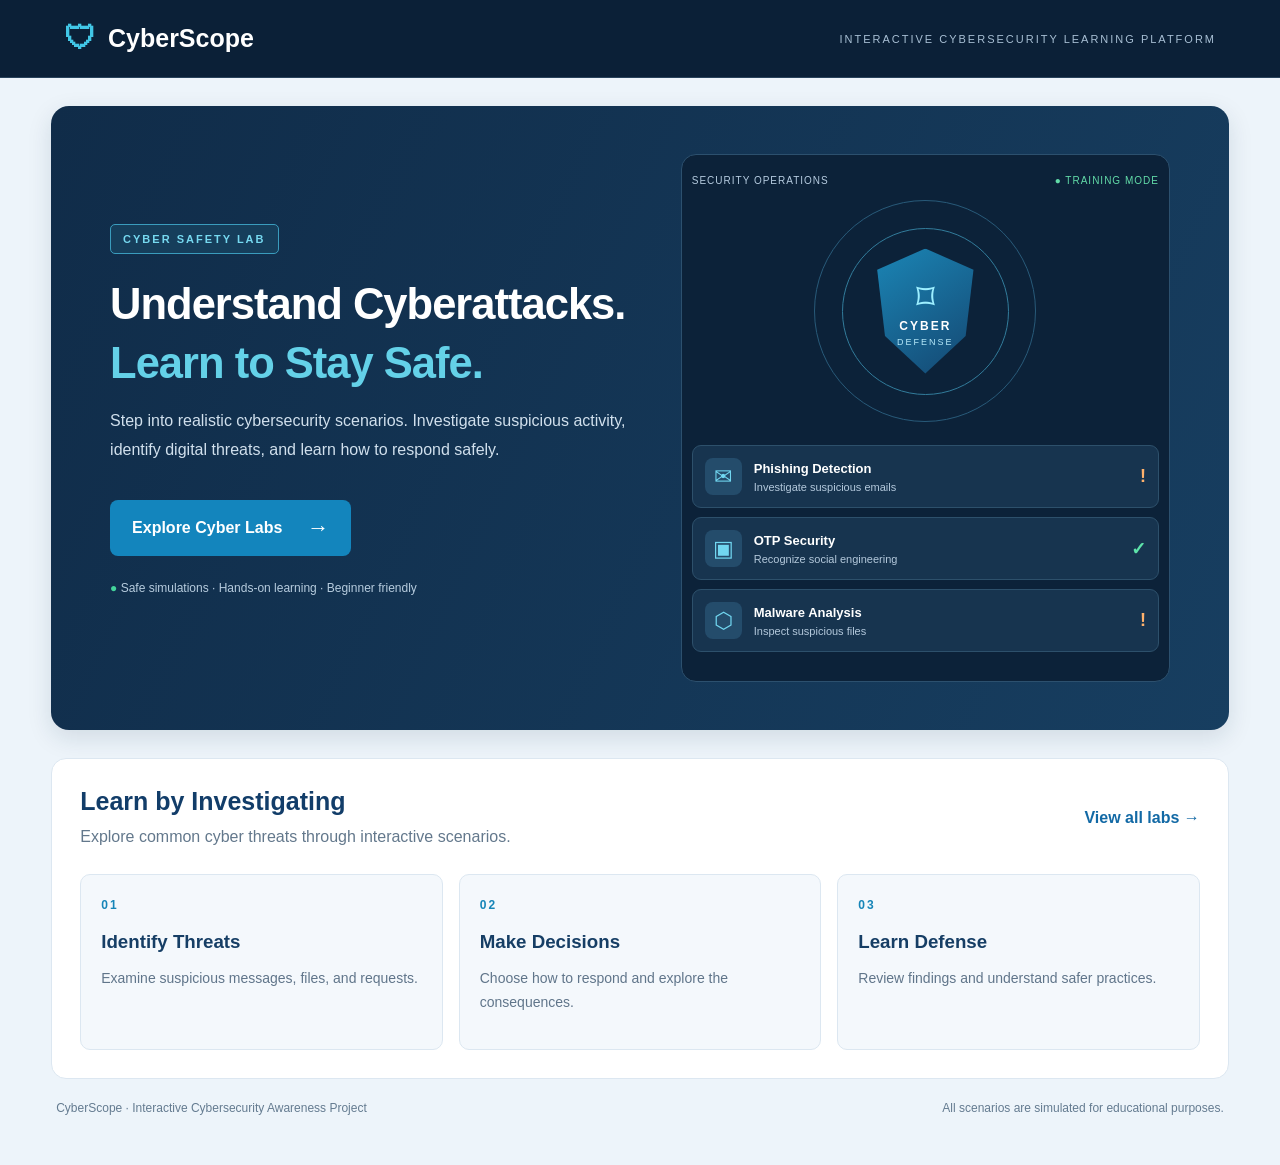
<file: index.html>
<!DOCTYPE html>
<html lang="en">
<head>
    <meta charset="UTF-8">
    <meta name="viewport" content="width=device-width, initial-scale=1.0">
    <title>CyberScope | Cyber Safety Lab</title>
    <link rel="stylesheet" href="style.css">
</head>
<body class="home-page">

    <header class="home-header">
        <div class="home-logo">
            <span class="home-shield">🛡</span>
            <span>CyberScope</span>
        </div>

        <p>INTERACTIVE CYBERSECURITY LEARNING PLATFORM</p>
    </header>

    <main class="home-main">

        <section class="home-hero">
            <div class="home-content">

                <span class="home-tag">CYBER SAFETY LAB</span>

                <h1>
                    Understand Cyberattacks.
                    <span>Learn to Stay Safe.</span>
                </h1>

                <p class="home-description">
                    Step into realistic cybersecurity scenarios.
                    Investigate suspicious activity, identify digital
                    threats, and learn how to respond safely.
                </p>

                <a href="labs.html" class="home-start-btn">
                    Explore Cyber Labs <span>→</span>
                </a>

                <p class="home-note">
                    <span>●</span> Safe simulations · Hands-on learning · Beginner friendly
                </p>

            </div>

            <div class="home-visual">

                <div class="home-visual-top">
                    <span>SECURITY OPERATIONS</span>
                    <span class="home-status">● TRAINING MODE</span>
                </div>

                <div class="home-shield-art">
                    <div class="home-orbit orbit-one"></div>
                    <div class="home-orbit orbit-two"></div>

                    <div class="home-shield-core">
                        <span>⌑</span>
                        <strong>CYBER</strong>
                        <small>DEFENSE</small>
                    </div>
                </div>

                <div class="home-threat-card threat-one">
                    <span class="home-threat-icon">✉</span>
                    <div>
                        <strong>Phishing Detection</strong>
                        <small>Investigate suspicious emails</small>
                    </div>
                    <span class="home-indicator">!</span>
                </div>

                <div class="home-threat-card threat-two">
                    <span class="home-threat-icon">▣</span>
                    <div>
                        <strong>OTP Security</strong>
                        <small>Recognize social engineering</small>
                    </div>
                    <span class="home-check">✓</span>
                </div>

                <div class="home-threat-card threat-three">
                    <span class="home-threat-icon">⬡</span>
                    <div>
                        <strong>Malware Analysis</strong>
                        <small>Inspect suspicious files</small>
                    </div>
                    <span class="home-indicator">!</span>
                </div>

            </div>
        </section>

        <section class="home-bottom">

            <div class="home-bottom-heading">
                <div>
                    <h2>Learn by Investigating</h2>
                    <p>Explore common cyber threats through interactive scenarios.</p>
                </div>
                <a href="labs.html">View all labs →</a>
            </div>

            <div class="home-feature-grid">

                <div class="home-feature">
                    <span class="feature-number">01</span>
                    <h3>Identify Threats</h3>
                    <p>Examine suspicious messages, files, and requests.</p>
                </div>

                <div class="home-feature">
                    <span class="feature-number">02</span>
                    <h3>Make Decisions</h3>
                    <p>Choose how to respond and explore the consequences.</p>
                </div>

                <div class="home-feature">
                    <span class="feature-number">03</span>
                    <h3>Learn Defense</h3>
                    <p>Review findings and understand safer practices.</p>
                </div>

            </div>

        </section>

        <footer class="home-footer">
            CyberScope · Interactive Cybersecurity Awareness Project
            <span>All scenarios are simulated for educational purposes.</span>
        </footer>

    </main>

</body>
</html>
</file>
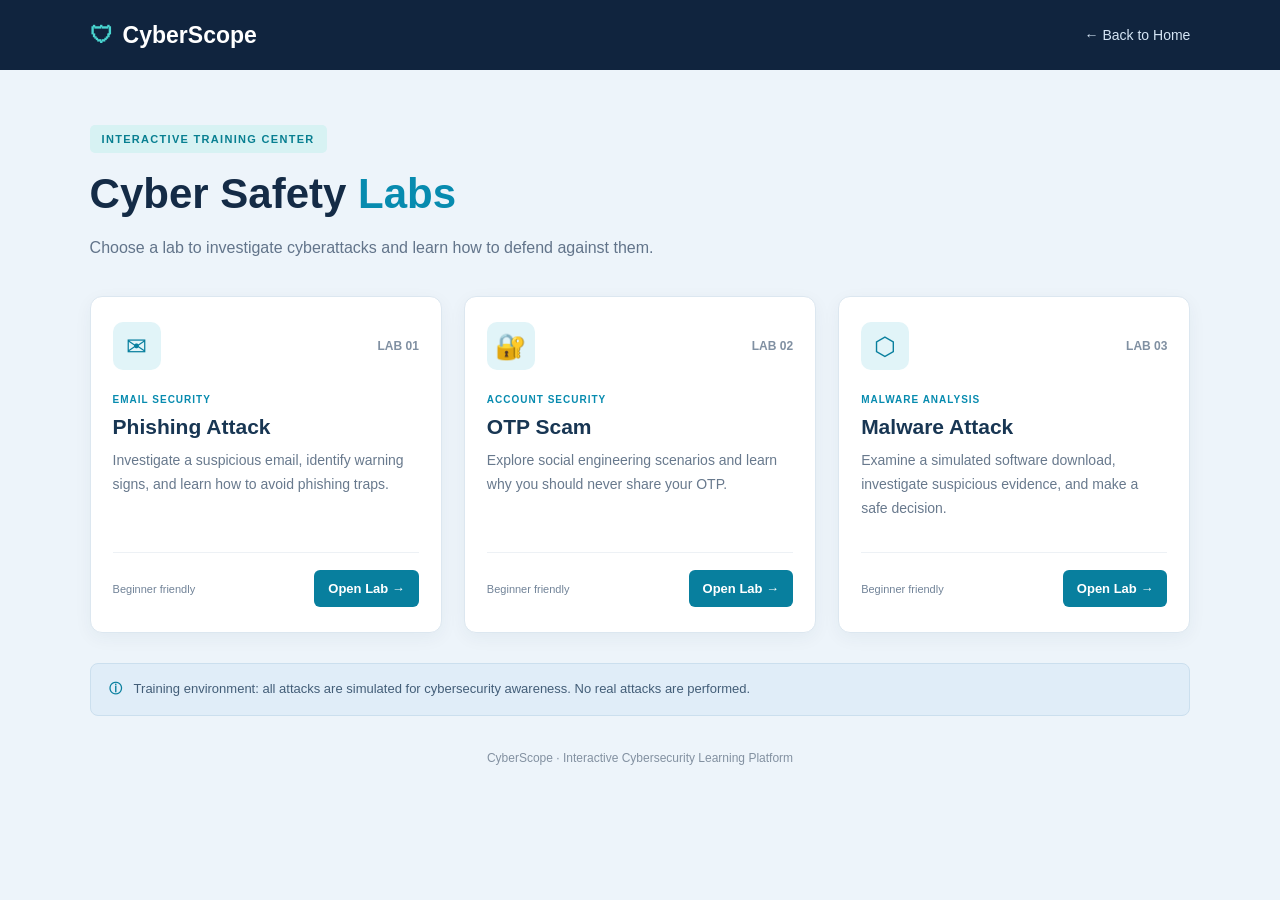
<file: labs.html>
<!DOCTYPE html>
<html lang="en">
<head>
    <meta charset="UTF-8">
    <meta name="viewport" content="width=device-width, initial-scale=1.0">
    <title>CyberScope | Cyber Labs</title>
    <link rel="stylesheet" href="style.css">
</head>
<body class="labs-page">

    <header class="labs-header">
        <a href="index.html" class="labs-logo">
            <span>🛡</span> CyberScope
        </a>
        <a href="index.html" class="labs-home-link">← Back to Home</a>
    </header>

    <main class="labs-main">
        <div class="labs-intro">
            <span class="labs-tag">INTERACTIVE TRAINING CENTER</span>
            <h1>Cyber Safety <span>Labs</span></h1>
            <p>Choose a lab to investigate cyberattacks and learn how to defend against them.</p>
        </div>

        <section class="labs-grid">

            <article class="lab-card">
                <div class="lab-card-top">
                    <span class="lab-icon">✉</span>
                    <span class="lab-number">LAB 01</span>
                </div>
                <span class="lab-category">EMAIL SECURITY</span>
                <h2>Phishing Attack</h2>
                <p>Investigate a suspicious email, identify warning signs, and learn how to avoid phishing traps.</p>
                <div class="lab-card-footer">
                    <span>Beginner friendly</span>
                    <a href="phishing.html" class="lab-open-btn">Open Lab →</a>
                </div>
            </article>

            <article class="lab-card">
                <div class="lab-card-top">
                    <span class="lab-icon">🔐</span>
                    <span class="lab-number">LAB 02</span>
                </div>
                <span class="lab-category">ACCOUNT SECURITY</span>
                <h2>OTP Scam</h2>
                <p>Explore social engineering scenarios and learn why you should never share your OTP.</p>
                <div class="lab-card-footer">
                    <span>Beginner friendly</span>
                    <a href="otp.html" class="lab-open-btn">Open Lab →</a>
                </div>
            </article>

            <article class="lab-card">
                <div class="lab-card-top">
                    <span class="lab-icon">⬡</span>
                    <span class="lab-number">LAB 03</span>
                </div>
                <span class="lab-category">MALWARE ANALYSIS</span>
                <h2>Malware Attack</h2>
                <p>Examine a simulated software download, investigate suspicious evidence, and make a safe decision.</p>
                <div class="lab-card-footer">
                    <span>Beginner friendly</span>
                    <a href="malware.html" class="lab-open-btn">Open Lab →</a>
                </div>
            </article>

        </section>

        <div class="labs-notice">
            <span>ⓘ</span>
            <p>Training environment: all attacks are simulated for cybersecurity awareness. No real attacks are performed.</p>
        </div>

        <footer class="labs-footer">
            CyberScope · Interactive Cybersecurity Learning Platform
        </footer>
    </main>

</body>
</html>
</file>
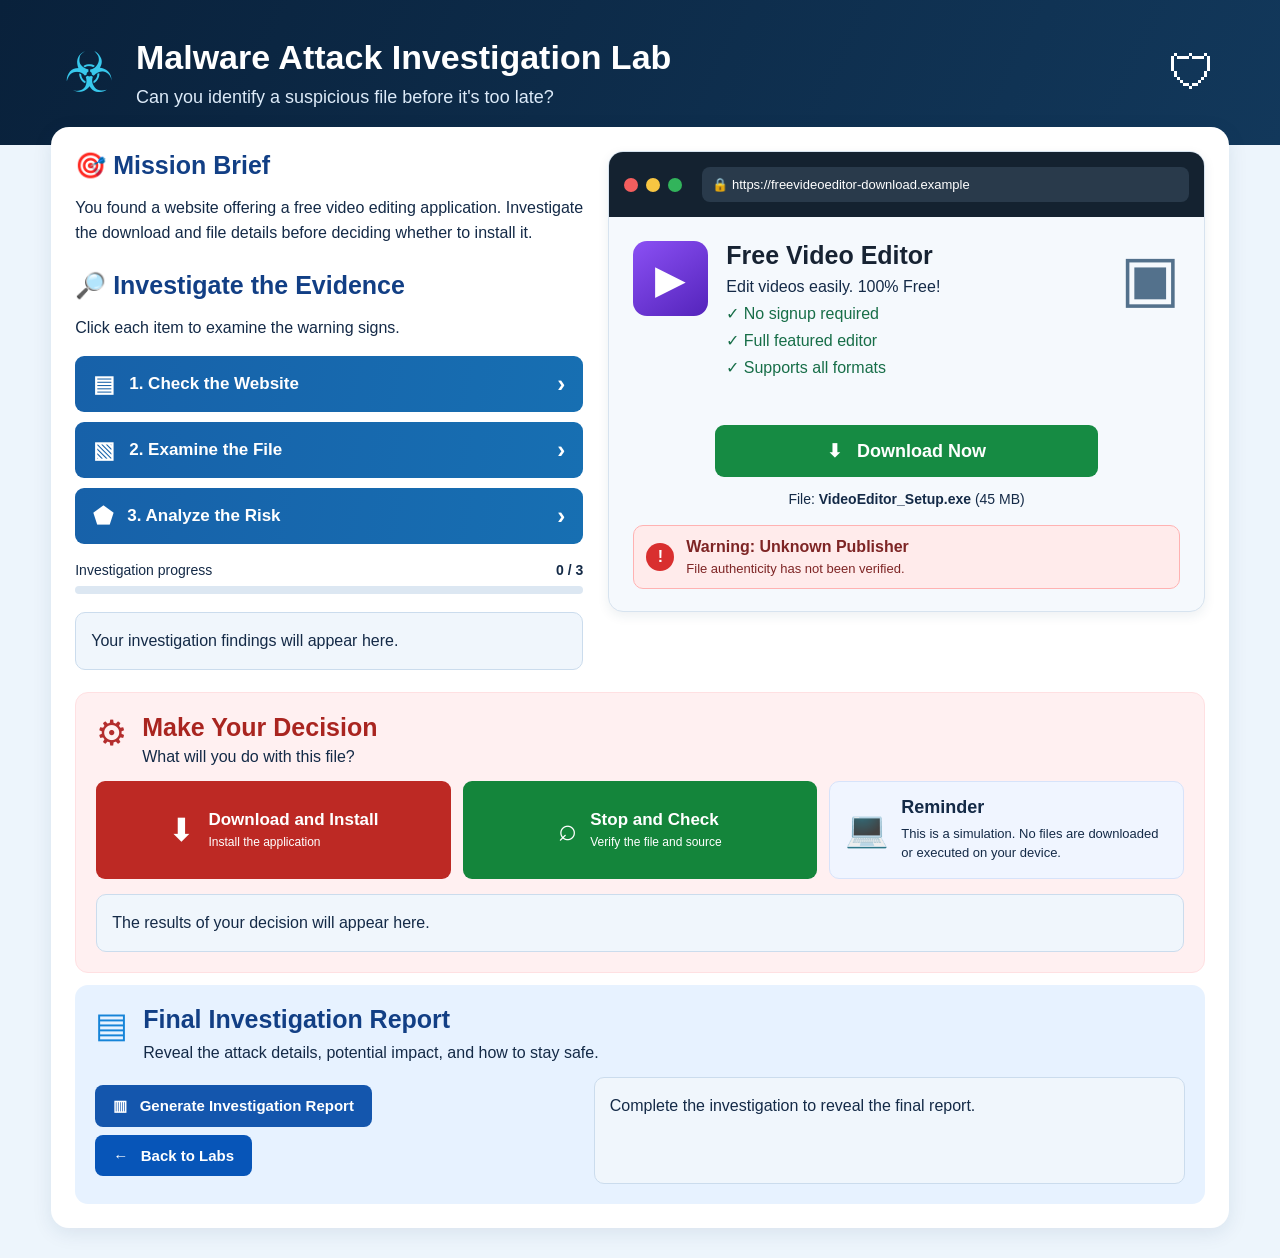
<file: malware.html>
<!DOCTYPE html>
<html lang="en">
<head>
    <meta charset="UTF-8">
    <meta name="viewport" content="width=device-width, initial-scale=1.0">
    <title>Malware Attack Investigation Lab</title>
    <link rel="stylesheet" href="style.css">
</head>
<body class="malware-page">

    <header class="mal-header">
        <div class="mal-header-icon">☣</div>
        <div>
            <h1>Malware Attack Investigation Lab</h1>
            <p>Can you identify a suspicious file before it's too late?</p>
        </div>
        <div class="mal-shield">🛡</div>
    </header>

    <main class="mal-container">

        <section class="mal-top-grid">

            <div class="mal-investigation">
                <h2>🎯 Mission Brief</h2>
                <p>
                    You found a website offering a free video editing
                    application. Investigate the download and file details
                    before deciding whether to install it.
                </p>

                <h2>🔎 Investigate the Evidence</h2>
                <p>Click each item to examine the warning signs.</p>

                <button class="mal-evidence-btn" onclick="inspectMalwareWebsite()">
                    <span>▤</span> 1. Check the Website <b>›</b>
                </button>

                <button class="mal-evidence-btn" onclick="inspectMalwareFile()">
                    <span>▧</span> 2. Examine the File <b>›</b>
                </button>

                <button class="mal-evidence-btn" onclick="analyzeMalwareRisk()">
                    <span>⬟</span> 3. Analyze the Risk <b>›</b>
                </button>

                <div class="mal-progress">
                    <div class="mal-progress-top">
                        <span>Investigation progress</span>
                        <strong id="mal-progress-count">0 / 3</strong>
                    </div>
                    <div class="mal-progress-track">
                        <div id="mal-progress-bar"></div>
                    </div>
                </div>

                <div id="malware-evidence" class="mal-output">
                    Your investigation findings will appear here.
                </div>
            </div>

            <div class="mal-browser">
                <div class="mal-browser-bar">
                    <span class="mal-dot red"></span>
                    <span class="mal-dot yellow"></span>
                    <span class="mal-dot green"></span>
                    <div class="mal-address">🔒 https://freevideoeditor-download.example</div>
                </div>

                <div class="mal-software">
                    <div class="mal-app-icon">▶</div>
                    <div class="mal-software-info">
                        <h2>Free Video Editor</h2>
                        <p>Edit videos easily. 100% Free!</p>
                        <p class="mal-feature">✓ No signup required</p>
                        <p class="mal-feature">✓ Full featured editor</p>
                        <p class="mal-feature">✓ Supports all formats</p>
                    </div>
                    <div class="mal-laptop">▣</div>
                </div>

                <div class="mal-download-area">
                    <button class="mal-download-preview" onclick="showDownloadDetails()">
                        ⬇ &nbsp; Download Now
                    </button>
                    <p>File: <strong>VideoEditor_Setup.exe</strong> (45 MB)</p>
                    <div class="mal-unknown">
                        <span>!</span>
                        <div>
                            <strong>Warning: Unknown Publisher</strong>
                            <p>File authenticity has not been verified.</p>
                        </div>
                    </div>
                </div>
            </div>

        </section>

        <section class="mal-decision-section">
            <div class="mal-decision-heading">
                <span class="mal-gear">⚙</span>
                <div>
                    <h2>Make Your Decision</h2>
                    <p>What will you do with this file?</p>
                </div>
            </div>

            <div class="mal-decision-grid">
                <button class="mal-install-btn" onclick="malwareAnswer('install')">
                    <span>⬇</span>
                    <span>
                        <strong>Download and Install</strong>
                        <small>Install the application</small>
                    </span>
                </button>

                <button class="mal-safe-btn" onclick="malwareAnswer('stop')">
                    <span>⌕</span>
                    <span>
                        <strong>Stop and Check</strong>
                        <small>Verify the file and source</small>
                    </span>
                </button>

                <aside class="mal-reminder">
                    <span>💻</span>
                    <div>
                        <strong>Reminder</strong>
                        <p>This is a simulation. No files are downloaded or executed on your device.</p>
                    </div>
                </aside>
            </div>

            <div id="malware-decision" class="mal-output">
                The results of your decision will appear here.
            </div>
        </section>

        <section class="mal-report-section">
            <div class="mal-report-heading">
                <span>▤</span>
                <div>
                    <h2>Final Investigation Report</h2>
                    <p>Reveal the attack details, potential impact, and how to stay safe.</p>
                </div>
            </div>

            <div class="mal-report-grid">
                <div>
                    <button class="mal-report-btn" onclick="showMalwareConclusion()">
                        ▥ &nbsp; Generate Investigation Report
                    </button>
                    <a href="labs.html" class="mal-back-btn">← &nbsp; Back to Labs</a>
                </div>

                <div id="malware-report" class="mal-output mal-report-output">
                    Complete the investigation to reveal the final report.
                </div>
            </div>
        </section>

    </main>

    <script src="javascript.js"></script>
</body>
</html>
</file>
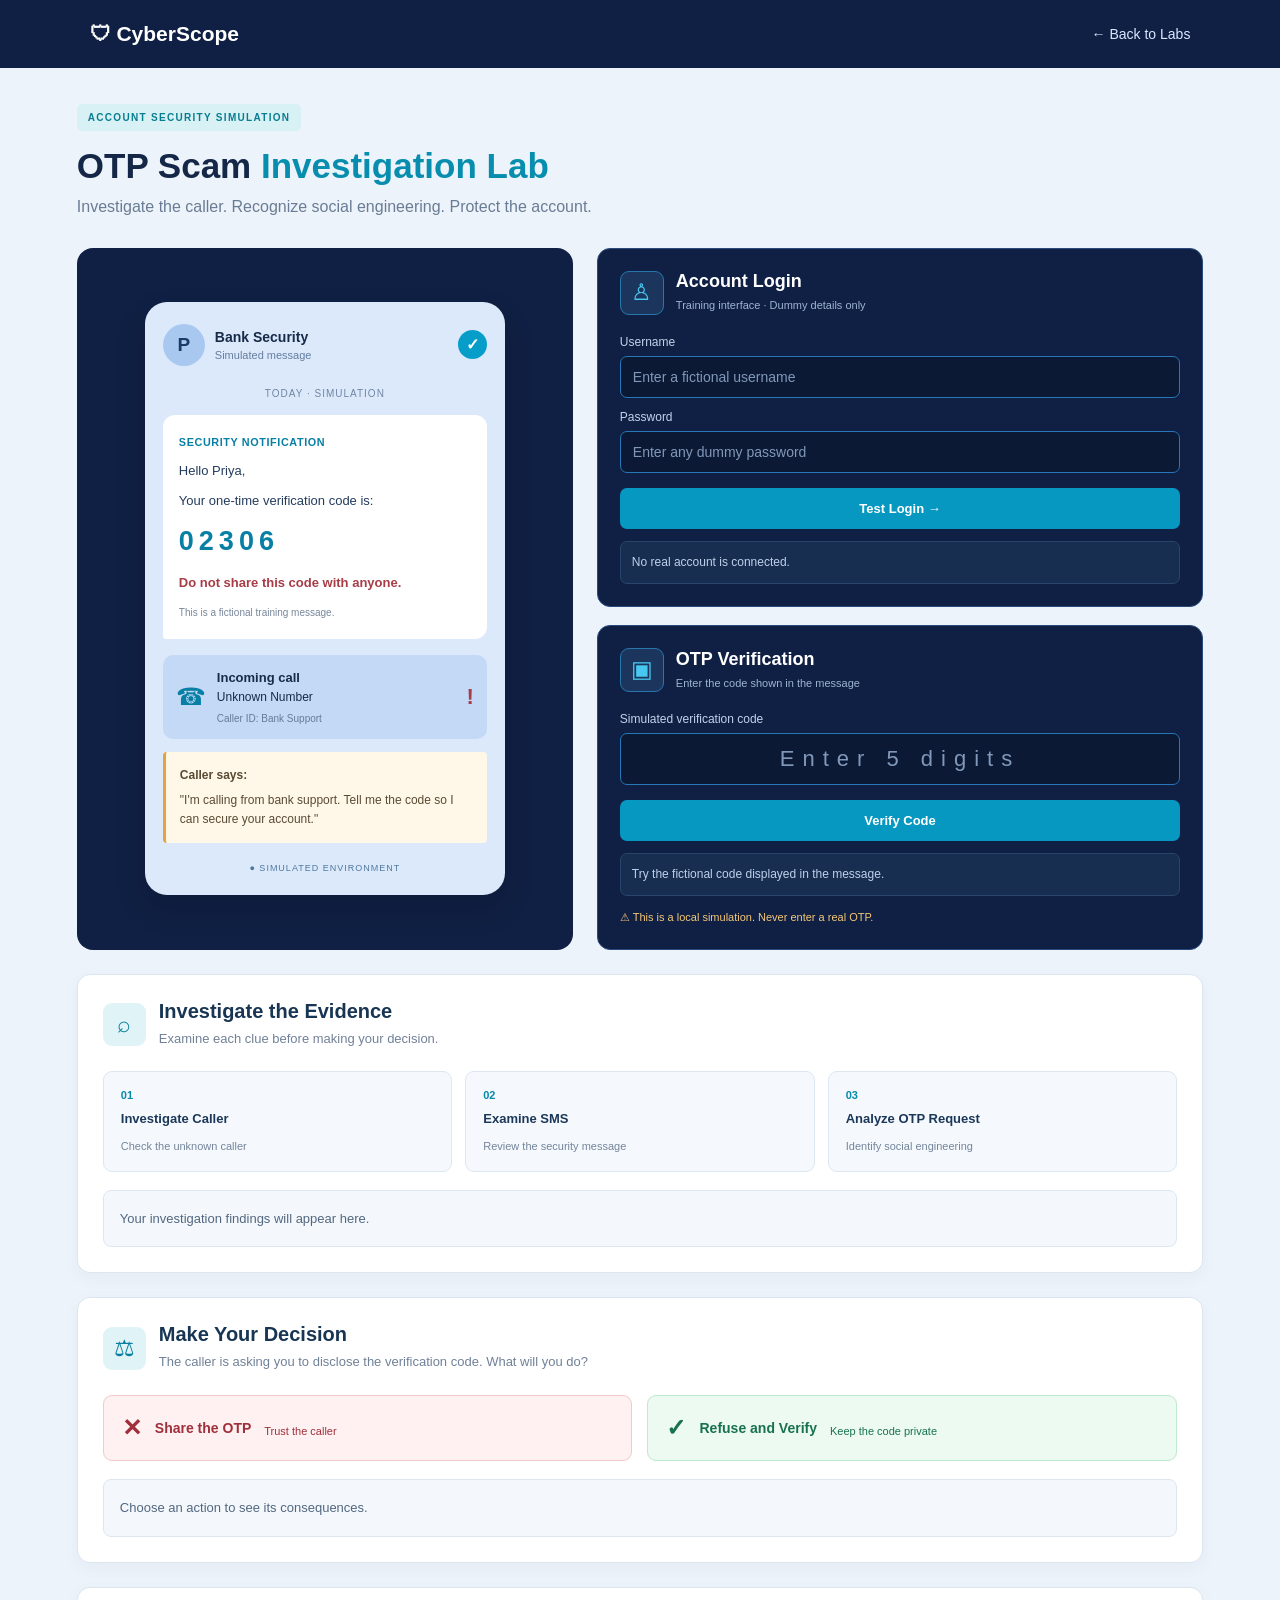
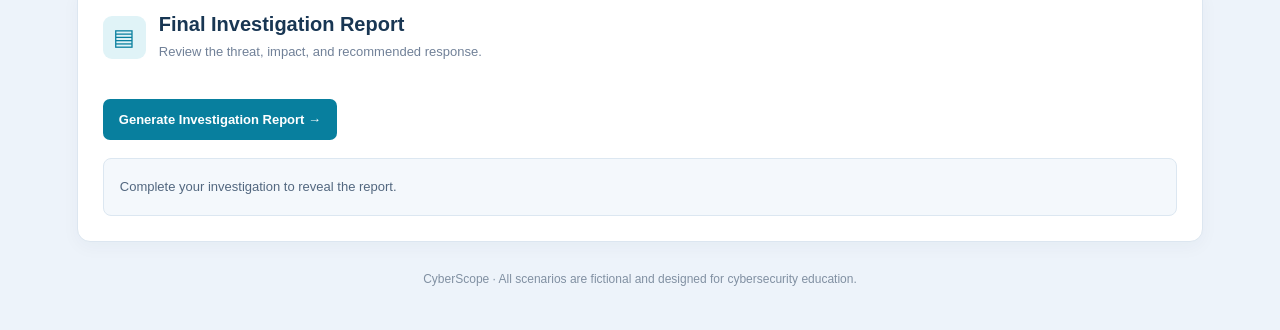
<file: otp.html>
<!DOCTYPE html>
<html lang="en">
<head>
    <meta charset="UTF-8">
    <meta name="viewport" content="width=device-width, initial-scale=1.0">
    <title>CyberScope | OTP Security Lab</title>
    <link rel="stylesheet" href="style.css">
</head>
<body class="otp-page">

    <header class="otp-header">
        <a href="index.html" class="otp-logo">🛡 CyberScope</a>
        <a href="labs.html" class="otp-back">← Back to Labs</a>
    </header>

    <main class="otp-main">

        <section class="otp-intro">
            <span class="otp-tag">ACCOUNT SECURITY SIMULATION</span>
            <h1>OTP Scam <span>Investigation Lab</span></h1>
            <p>Investigate the caller. Recognize social engineering. Protect the account.</p>
        </section>

        <section class="otp-workspace">

            <!-- LEFT: PHONE MESSAGE -->
            <div class="otp-phone-area">
                <div class="otp-phone">
                    <div class="otp-phone-top">
                        <span class="otp-avatar">P</span>
                        <div>
                            <strong>Bank Security</strong>
                            <small>Simulated message</small>
                        </div>
                        <span class="otp-verified">✓</span>
                    </div>

                    <div class="otp-date">TODAY · SIMULATION</div>

                    <div class="otp-message">
                        <small>SECURITY NOTIFICATION</small>
                        <p>Hello Priya,</p>
                        Your one-time verification code is:
                        <strong class="otp-code-display">02306</strong>
                        <p class="otp-message-warning">Do not share this code with anyone.</p>
                        <small>This is a fictional training message.</small>
                    </div>

                    <div class="otp-call-card">
                        <span class="otp-call-icon">☎</span>
                        <div>
                            <strong>Incoming call</strong>
                            <p>Unknown Number</p>
                            <small>Caller ID: Bank Support</small>
                        </div>
                        <span class="otp-alert">!</span>
                    </div>

                    <div class="otp-quote">
                        <strong>Caller says:</strong>
                        <p>"I'm calling from bank support. Tell me the code so I can secure your account."</p>
                    </div>

                    <div class="otp-phone-footer">● SIMULATED ENVIRONMENT</div>
                </div>
            </div>

            <!-- RIGHT: LOGIN AND OTP -->
            <div class="otp-panels">

                <section class="otp-panel">
                    <div class="otp-panel-heading">
                        <span class="otp-panel-icon">♙</span>
                        <div>
                            <h2>Account Login</h2>
                            <p>Training interface · Dummy details only</p>
                        </div>
                    </div>

                    <label for="otp-username">Username</label>
                    <input id="otp-username" type="text" placeholder="Enter a fictional username" autocomplete="off">

                    <label for="otp-password">Password</label>
                    <input id="otp-password" type="password" placeholder="Enter any dummy password" autocomplete="off">

                    <button class="otp-login-btn" onclick="otpLogin()">Test Login →</button>
                    <div id="otp-login-result" class="otp-feedback" aria-live="polite">
                        No real account is connected.
                    </div>
                </section>

                <section class="otp-panel">
                    <div class="otp-panel-heading">
                        <span class="otp-panel-icon">▣</span>
                        <div>
                            <h2>OTP Verification</h2>
                            <p>Enter the code shown in the message</p>
                        </div>
                    </div>

                    <label for="otp-code-input">Simulated verification code</label>
                    <input id="otp-code-input" class="otp-code-input" type="text"
                        inputmode="numeric" maxlength="5" placeholder="Enter 5 digits"
                        autocomplete="off">

                    <button class="otp-verify-btn" onclick="verifySimulatedOTP()">Verify Code</button>

                    <div id="otp-verify-result" class="otp-feedback" aria-live="polite">
                        Try the fictional code displayed in the message.
                    </div>

                    <p class="otp-safety-note">⚠ This is a local simulation. Never enter a real OTP.</p>
                </section>

            </div>
        </section>

        <!-- INVESTIGATION -->
        <section class="otp-section">
            <div class="otp-section-heading">
                <span class="otp-section-icon">⌕</span>
                <div>
                    <h2>Investigate the Evidence</h2>
                    <p>Examine each clue before making your decision.</p>
                </div>
            </div>

            <div class="otp-evidence-grid">
                <button class="otp-evidence-btn" onclick="inspectCaller()">
                    <span>01</span>
                    <strong>Investigate Caller</strong>
                    <small>Check the unknown caller</small>
                </button>

                <button class="otp-evidence-btn" onclick="inspectSMS()">
                    <span>02</span>
                    <strong>Examine SMS</strong>
                    <small>Review the security message</small>
                </button>

                <button class="otp-evidence-btn" onclick="inspectOTPRequest()">
                    <span>03</span>
                    <strong>Analyze OTP Request</strong>
                    <small>Identify social engineering</small>
                </button>
            </div>

            <div id="otp-evidence" class="otp-result">
                Your investigation findings will appear here.
            </div>
        </section>

        <!-- DECISION -->
        <section class="otp-section">
            <div class="otp-section-heading">
                <span class="otp-section-icon">⚖</span>
                <div>
                    <h2>Make Your Decision</h2>
                    <p>The caller is asking you to disclose the verification code. What will you do?</p>
                </div>
            </div>

            <div class="otp-decision-grid">
                <button class="otp-share-btn" onclick="otpAnswer('share')">
                    <span>✕</span>
                    <strong>Share the OTP</strong>
                    <small>Trust the caller</small>
                </button>

                <button class="otp-refuse-btn" onclick="otpAnswer('refuse')">
                    <span>✓</span>
                    <strong>Refuse and Verify</strong>
                    <small>Keep the code private</small>
                </button>
            </div>

            <div id="otp-decision" class="otp-result">
                Choose an action to see its consequences.
            </div>
        </section>

        <!-- REPORT -->
        <section class="otp-section otp-report-section">
            <div class="otp-section-heading">
                <span class="otp-section-icon">▤</span>
                <div>
                    <h2>Final Investigation Report</h2>
                    <p>Review the threat, impact, and recommended response.</p>
                </div>
            </div>

            <button class="otp-report-btn" onclick="showOTPConclusion()">
                Generate Investigation Report →
            </button>

            <div id="otp-report" class="otp-result">
                Complete your investigation to reveal the report.
            </div>
        </section>

        <footer class="otp-footer">
            CyberScope · All scenarios are fictional and designed for cybersecurity education.
        </footer>

    </main>

    <script src="javascript.js"></script>
</body>
</html>
</file>
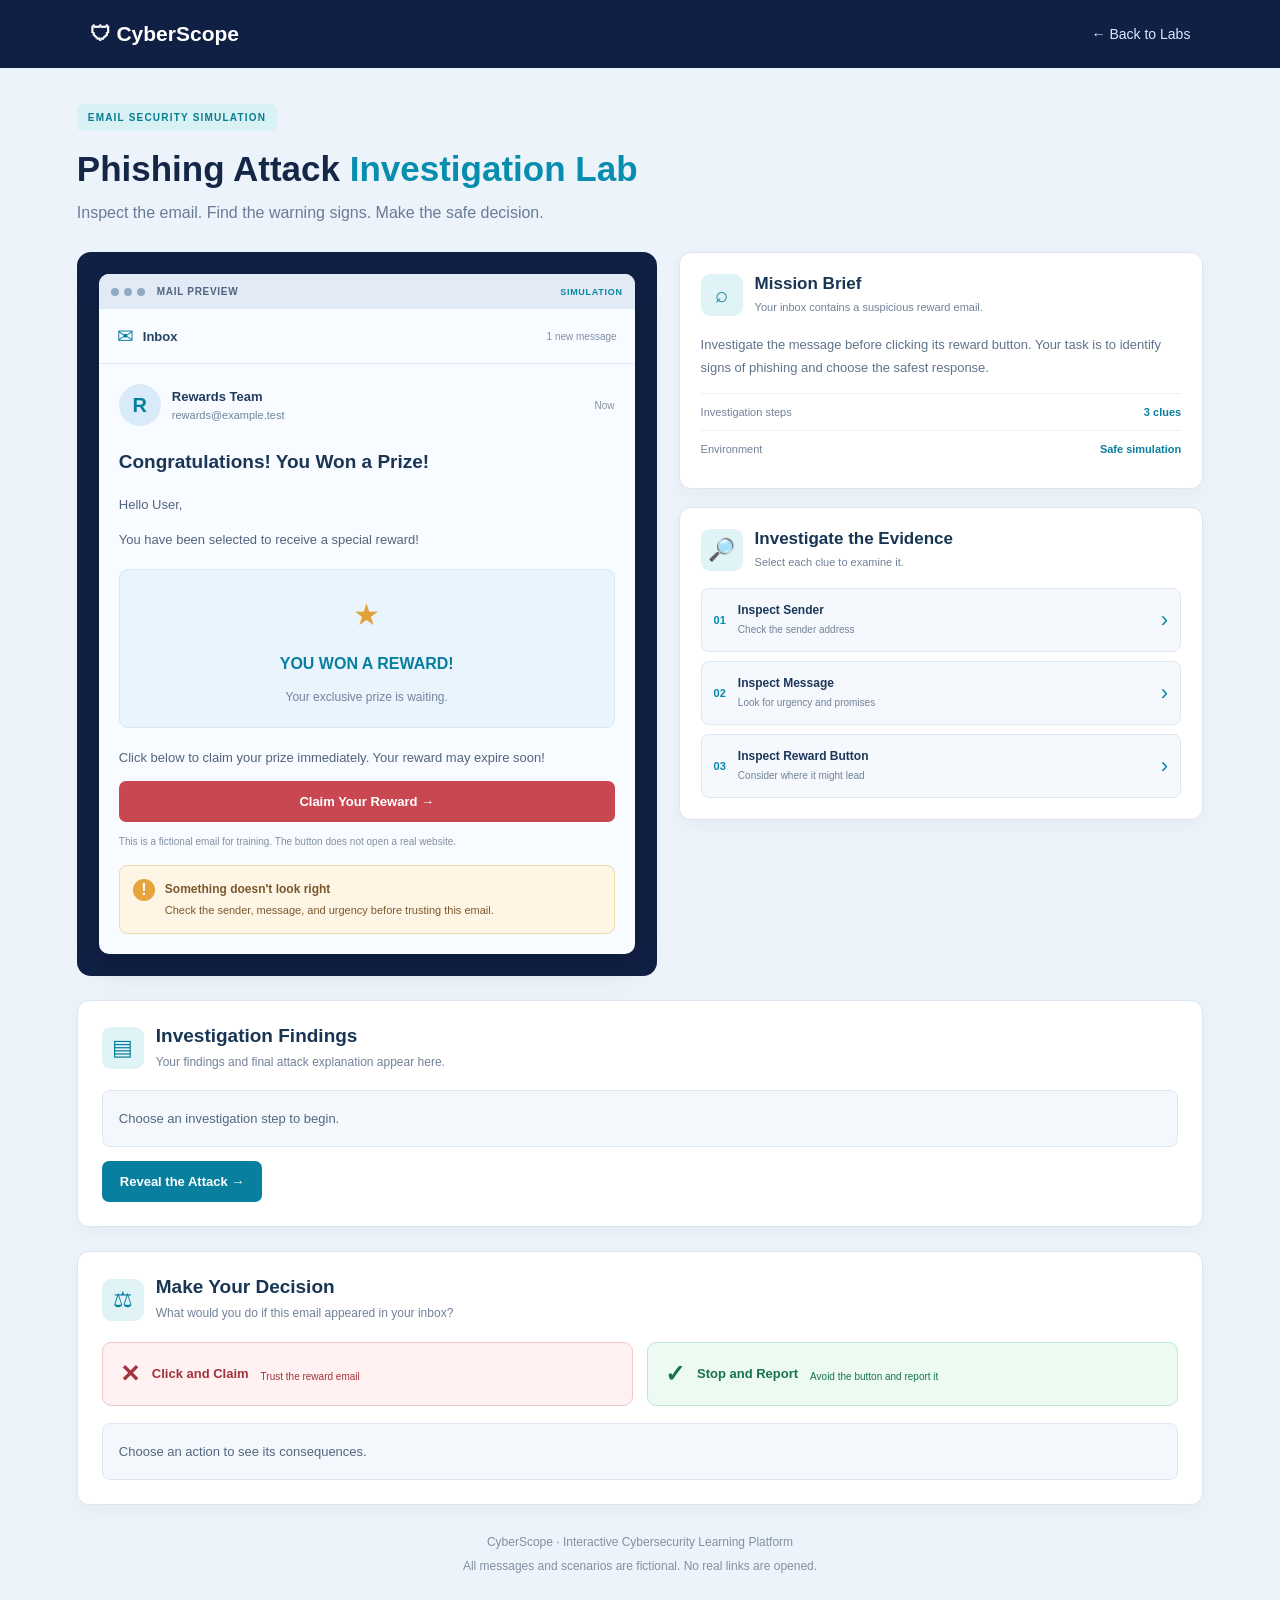
<file: phishing.html>
<!DOCTYPE html>
<html lang="en">
<head>
    <meta charset="UTF-8">
    <meta name="viewport" content="width=device-width, initial-scale=1.0">
    <title>CyberScope | Phishing Investigation Lab</title>
    <link rel="stylesheet" href="style.css">
</head>
<body class="phish-page">

    <header class="phish-header">
        <a href="index.html" class="phish-logo">🛡 CyberScope</a>
        <a href="labs.html" class="phish-back">← Back to Labs</a>
    </header>

    <main class="phish-main">

        <section class="phish-intro">
            <span class="phish-tag">EMAIL SECURITY SIMULATION</span>
            <h1>Phishing Attack <span>Investigation Lab</span></h1>
            <p>Inspect the email. Find the warning signs. Make the safe decision.</p>
        </section>

        <section class="phish-workspace">

            <!-- LEFT: EMAIL PREVIEW -->
            <div class="phish-email-area">
                <div class="phish-email-window">

                    <div class="phish-window-bar">
                        <div class="phish-window-dots">
                            <span></span><span></span><span></span>
                        </div>
                        <span>MAIL PREVIEW</span>
                        <span class="phish-demo-label">SIMULATION</span>
                    </div>

                    <div class="phish-mail-toolbar">
                        <span>✉</span>
                        <strong>Inbox</strong>
                        <span class="phish-mail-count">1 new message</span>
                    </div>

                    <div class="phish-mail-content">
                        <div class="phish-sender-row">
                            <div class="phish-avatar">R</div>
                            <div class="phish-sender-info">
                                <strong>Rewards Team</strong>
                                <span>rewards@example.test</span>
                            </div>
                            <span class="phish-time">Now</span>
                        </div>

                        <div class="phish-subject">
                            Congratulations! You Won a Prize!
                        </div>

                        <div class="phish-email-body">
                            <p>Hello User,</p>

                            <p>You have been selected to receive a special reward!</p>

                            <div class="phish-prize-card">
                                <span>★</span>
                                <h2>YOU WON A REWARD!</h2>
                                <p>Your exclusive prize is waiting.</p>
                            </div>

                            <p>Click below to claim your prize immediately. Your reward may expire soon!</p>

                            <button class="phish-claim-btn" onclick="inspectLink()">
                                Claim Your Reward →
                            </button>

                            <p class="phish-email-small">
                                This is a fictional email for training. The button does not open a real website.
                            </p>
                        </div>

                        <div class="phish-email-warning">
                            <span>!</span>
                            <div>
                                <strong>Something doesn't look right</strong>
                                <p>Check the sender, message, and urgency before trusting this email.</p>
                            </div>
                        </div>
                    </div>

                </div>
            </div>

            <!-- RIGHT: INVESTIGATION SUMMARY -->
            <div class="phish-investigation-panel">

                <section class="phish-panel">
                    <div class="phish-panel-heading">
                        <span class="phish-panel-icon">⌕</span>
                        <div>
                            <h2>Mission Brief</h2>
                            <p>Your inbox contains a suspicious reward email.</p>
                        </div>
                    </div>

                    <p class="phish-mission-text">
                        Investigate the message before clicking its reward button. Your task is to identify signs of phishing and choose the safest response.
                    </p>

                    <div class="phish-mission-stat">
                        <span>Investigation steps</span>
                        <strong>3 clues</strong>
                    </div>

                    <div class="phish-mission-stat">
                        <span>Environment</span>
                        <strong>Safe simulation</strong>
                    </div>
                </section>

                <section class="phish-panel">
                    <div class="phish-panel-heading">
                        <span class="phish-panel-icon">🔎</span>
                        <div>
                            <h2>Investigate the Evidence</h2>
                            <p>Select each clue to examine it.</p>
                        </div>
                    </div>

                    <button class="phish-evidence-btn" onclick="inspectSender()">
                        <span class="phish-step">01</span>
                        <span class="phish-evidence-text">
                            <strong>Inspect Sender</strong>
                            <small>Check the sender address</small>
                        </span>
                        <span class="phish-arrow">›</span>
                    </button>

                    <button class="phish-evidence-btn" onclick="inspectMessage()">
                        <span class="phish-step">02</span>
                        <span class="phish-evidence-text">
                            <strong>Inspect Message</strong>
                            <small>Look for urgency and promises</small>
                        </span>
                        <span class="phish-arrow">›</span>
                    </button>

                    <button class="phish-evidence-btn" onclick="inspectLink()">
                        <span class="phish-step">03</span>
                        <span class="phish-evidence-text">
                            <strong>Inspect Reward Button</strong>
                            <small>Consider where it might lead</small>
                        </span>
                        <span class="phish-arrow">›</span>
                    </button>
                </section>

            </div>
        </section>

        <!-- EVIDENCE OUTPUT -->
        <section class="phish-section">
            <div class="phish-section-heading">
                <span class="phish-section-icon">▤</span>
                <div>
                    <h2>Investigation Findings</h2>
                    <p>Your findings and final attack explanation appear here.</p>
                </div>
            </div>

            <div id="result" class="phish-result" aria-live="polite">
                Choose an investigation step to begin.
            </div>

            <button class="phish-report-btn" onclick="showConclusion()">
                Reveal the Attack →
            </button>
        </section>

        <!-- USER DECISION -->
        <section class="phish-section">
            <div class="phish-section-heading">
                <span class="phish-section-icon">⚖</span>
                <div>
                    <h2>Make Your Decision</h2>
                    <p>What would you do if this email appeared in your inbox?</p>
                </div>
            </div>

            <div class="phish-decision-grid">
                <button class="phish-danger-choice" onclick="phishingAnswer('click')">
                    <span>✕</span>
                    <strong>Click and Claim</strong>
                    <small>Trust the reward email</small>
                </button>

                <button class="phish-safe-choice" onclick="phishingAnswer('report')">
                    <span>✓</span>
                    <strong>Stop and Report</strong>
                    <small>Avoid the button and report it</small>
                </button>
            </div>

            <div id="phishing-decision" class="phish-result" aria-live="polite">
                Choose an action to see its consequences.
            </div>
        </section>

        <footer class="phish-footer">
            CyberScope · Interactive Cybersecurity Learning Platform
            <p>All messages and scenarios are fictional. No real links are opened.</p>
        </footer>

    </main>

    <script src="javascript.js"></script>
</body>
</html>
</file>
<file: style.css>
/* SHARED STYLES */

.welcome {
    max-width: 650px;
    margin: 100px auto;
    padding: 30px;
    text-align: center;
}

.welcome h2 {
    color: #22d3ee;
    font-size: 32px;
}

.welcome p {
    color: #cbd5e1;
    line-height: 1.8;
    margin-bottom: 30px;
}

.button {
    display: inline-block;
    background-color: #0891b2;
    color: white;
    text-decoration: none;
    padding: 14px 24px;
    border-radius: 6px;
}

.button:hover {
    background-color: #0e7490;
}

.card h2 {
    color: #22d3ee;
}

.card .button {
    display: inline-block;
    margin-top: 10px;
}

.email-box {
    background-color: white;
    color: #222;
    padding: 20px;
    border-radius: 10px;
    margin: 20px 0;
    text-align: left;
    border: 1px solid #ccc;
}

.email-box hr {
    border: 0;
    border-top: 1px solid #ddd;
    margin: 15px 0;
}

.danger-button {
    background-color: #dc2626;
    color: white;
    border: none;
    padding: 12px 18px;
    border-radius: 6px;
    cursor: pointer;
}

.small-text {
    font-size: 12px;
    color: #666;
}

.result-box {
    background-color: #172554;
    color: white;
    padding: 15px;
    margin: 20px 0;
    border-radius: 8px;
    min-height: 50px;
    line-height: 1.6;
}

.result-box h3 {
    color: #67e8f9;
}

.result-box .button {
    margin-top: 10px;
}

.visual-panel {
    background: #0f172a;
    color: white;
    padding: 18px;
    margin-top: 15px;
    border-radius: 12px;
    overflow: hidden;
}

.visual-panel h3 {
    color: #67e8f9;
}

.visual-node {
    background: #1e293b;
    border: 1px solid #475569;
    border-radius: 10px;
    padding: 12px;
    margin: 8px 0;
    text-align: center;
    animation: appear 0.6s ease both;
}

.visual-node:nth-child(2) {
    animation-delay: 0.2s;
}

.visual-node:nth-child(3) {
    animation-delay: 0.4s;
}

.visual-arrow {
    text-align: center;
    color: #67e8f9;
    font-size: 24px;
    animation: moveDown 1s infinite alternate;
}

.visual-warning {
    border: 1px solid #ef4444;
    background: #451a1a;
    color: #fecaca;
    padding: 12px;
    border-radius: 8px;
    animation: glow 1.5s infinite alternate;
}

.visual-safe {
    border: 1px solid #22c55e;
    background: #14532d;
    color: #bbf7d0;
    padding: 12px;
    border-radius: 8px;
}

@keyframes appear {
    from {
        opacity: 0;
        transform: translateY(15px);
    }

    to {
        opacity: 1;
        transform: translateY(0);
    }
}

@keyframes moveDown {
    from {
        transform: translateY(0);
    }

    to {
        transform: translateY(5px);
    }
}

@keyframes glow {
    from {
        box-shadow: 0 0 2px #ef4444;
    }

    to {
        box-shadow: 0 0 12px #ef4444;
    }
}

/* MALWARE INVESTIGATION LAB */

.malware-page {
    margin: 0;
    background: #edf5fc;
    color: #142a47;
    font-family: Arial, sans-serif;
}

.mal-header {
    background: linear-gradient(115deg, #09213b, #12385b);
    color: white;
    min-height: 145px;
    padding: 22px 5%;
    display: flex;
    align-items: center;
    gap: 22px;
    box-sizing: border-box;
}

.mal-header h1 {
    margin: 0 0 10px;
    font-size: 34px;
}

.mal-header p {
    margin: 0;
    font-size: 18px;
    color: #dceaf8;
}

.mal-header-icon {
    font-size: 56px;
    color: #38c9ed;
}

.mal-shield {
    margin-left: auto;
    font-size: 48px;
}

.mal-container {
    width: 92%;
    max-width: 1450px;
    margin: -18px auto 30px;
    position: relative;
    background: white;
    padding: 24px;
    box-sizing: border-box;
    border-radius: 18px;
    box-shadow: 0 5px 20px #183a5b18;
}

.mal-top-grid {
    display: grid;
    grid-template-columns: 0.92fr 1.08fr;
    gap: 25px;
    align-items: start;
}

.mal-investigation h2,
.mal-report-heading h2 {
    color: #123f85;
    margin: 0 0 10px;
    font-size: 25px;
}

.mal-investigation p {
    line-height: 1.55;
}

.mal-investigation h2:nth-of-type(2) {
    margin-top: 25px;
}

.mal-evidence-btn {
    width: 100%;
    display: flex;
    align-items: center;
    gap: 14px;
    padding: 14px 18px;
    margin: 10px 0;
    border: none;
    border-radius: 9px;
    color: white;
    background: linear-gradient(100deg, #1761a9, #176fb2);
    font-size: 17px;
    font-weight: bold;
    text-align: left;
    cursor: pointer;
    transition: 0.2s;
}

.mal-evidence-btn span {
    font-size: 23px;
}

.mal-evidence-btn b {
    margin-left: auto;
    font-size: 24px;
}

.mal-evidence-btn:hover,
.mal-report-btn:hover,
.mal-back-btn:hover {
    filter: brightness(1.12);
    transform: translateY(-1px);
}

.mal-progress {
    margin: 18px 0;
}

.mal-progress-top {
    display: flex;
    justify-content: space-between;
    font-size: 14px;
    margin-bottom: 8px;
}

.mal-progress-track {
    height: 8px;
    background: #dce7f2;
    border-radius: 10px;
    overflow: hidden;
}

#mal-progress-bar {
    width: 0%;
    height: 100%;
    background: #16875b;
    transition: width 0.3s;
}

.mal-browser {
    border: 1px solid #d7e3ef;
    border-radius: 15px;
    overflow: hidden;
    background: #f5f9fd;
    box-shadow: 0 4px 12px #183a5b14;
}

.mal-browser-bar {
    background: #142230;
    display: flex;
    align-items: center;
    gap: 8px;
    padding: 15px;
}

.mal-dot {
    height: 14px;
    width: 14px;
    border-radius: 50%;
}

.mal-dot.red {
    background: #f45e5e;
}

.mal-dot.yellow {
    background: #f8c642;
}

.mal-dot.green {
    background: #32b45b;
}

.mal-address {
    margin-left: 12px;
    background: #293a4b;
    color: white;
    padding: 10px;
    border-radius: 8px;
    flex: 1;
    overflow-wrap: anywhere;
    font-size: 13px;
}

.mal-software {
    padding: 24px;
    display: flex;
    gap: 18px;
    align-items: flex-start;
    min-height: 160px;
}

.mal-app-icon {
    background: linear-gradient(145deg, #8b50f4, #5424bb);
    color: white;
    border-radius: 14px;
    font-size: 40px;
    width: 75px;
    height: 75px;
    flex-shrink: 0;
    display: grid;
    place-items: center;
}

.mal-software-info h2 {
    margin: 0 0 7px;
    color: #172333;
    font-size: 25px;
}

.mal-software-info p {
    margin: 8px 0;
}

.mal-feature {
    color: #176e48;
}

.mal-laptop {
    margin-left: auto;
    font-size: 64px;
    color: #53718c;
}

.mal-download-area {
    padding: 0 24px 22px;
    text-align: center;
}

.mal-download-preview {
    background: #168b43;
    color: white;
    border: none;
    padding: 15px 28px;
    width: 70%;
    border-radius: 9px;
    font-size: 18px;
    font-weight: bold;
    cursor: pointer;
}

.mal-download-area > p {
    font-size: 14px;
}

.mal-unknown {
    background: #ffebeb;
    border: 1px solid #ffb2b2;
    border-radius: 10px;
    padding: 12px;
    display: flex;
    gap: 12px;
    align-items: center;
    text-align: left;
    margin-top: 18px;
    color: #7e2525;
}

.mal-unknown > span {
    background: #d92f2f;
    color: white;
    border-radius: 50%;
    min-width: 28px;
    height: 28px;
    display: grid;
    place-items: center;
    font-weight: bold;
}

.mal-unknown p {
    margin: 5px 0 0;
    font-size: 13px;
}

.mal-decision-section {
    margin-top: 22px;
    padding: 20px;
    background: #fff0f1;
    border: 1px solid #ffe0e2;
    border-radius: 13px;
}

.mal-decision-heading,
.mal-report-heading {
    display: flex;
    align-items: flex-start;
    gap: 15px;
    margin-bottom: 15px;
}

.mal-decision-heading h2 {
    color: #a92520;
    font-size: 25px;
    margin: 0 0 6px;
}

.mal-decision-heading p,
.mal-report-heading p {
    margin: 0;
}

.mal-gear {
    font-size: 35px;
    color: #b42e2e;
}

.mal-decision-grid {
    display: grid;
    grid-template-columns: 1fr 1fr 1fr;
    gap: 12px;
    align-items: stretch;
    margin-bottom: 15px;
}

.mal-install-btn,
.mal-safe-btn {
    display: flex;
    justify-content: center;
    align-items: center;
    gap: 13px;
    padding: 15px 12px;
    color: white;
    border: none;
    border-radius: 9px;
    cursor: pointer;
    text-align: left;
}

.mal-install-btn {
    background: #bd2924;
}

.mal-safe-btn {
    background: #14853b;
}

.mal-install-btn > span:first-child,
.mal-safe-btn > span:first-child {
    font-size: 32px;
}

.mal-install-btn strong,
.mal-safe-btn strong {
    display: block;
    font-size: 17px;
}

.mal-install-btn small,
.mal-safe-btn small {
    display: block;
    margin-top: 5px;
    font-size: 12px;
}

.mal-reminder {
    background: #f0f5ff;
    border: 1px solid #d7e3fa;
    border-radius: 10px;
    padding: 15px;
    display: flex;
    gap: 12px;
    align-items: center;
}

.mal-reminder > span {
    font-size: 35px;
}

.mal-reminder strong {
    font-size: 18px;
}

.mal-reminder p {
    margin: 6px 0 0;
    font-size: 13px;
    line-height: 1.5;
}

.mal-report-section {
    margin-top: 12px;
    background: #e7f2ff;
    padding: 20px;
    border-radius: 13px;
}

.mal-report-heading > span {
    font-size: 35px;
    color: #1684d8;
}

.mal-report-grid {
    display: grid;
    grid-template-columns: 0.9fr 1.1fr;
    gap: 15px;
}

.mal-report-btn,
.mal-back-btn {
    display: block;
    width: fit-content;
    border: none;
    border-radius: 8px;
    background: #1456ad;
    color: white;
    padding: 12px 18px;
    margin: 8px 0;
    font-size: 15px;
    font-weight: bold;
    text-decoration: none;
    cursor: pointer;
}

.mal-back-btn {
    background: #0755b8;
}

.mal-output {
    background: #f0f6fc;
    border: 1px solid #cbdced;
    border-radius: 10px;
    padding: 15px;
    line-height: 1.6;
    overflow-wrap: anywhere;
}

.mal-output h3 {
    margin-top: 0;
}

.mal-output ul {
    padding-left: 22px;
}

.mal-report-output {
    min-height: 65px;
}

.mal-output .visual-panel {
    margin: 0;
}

@media (max-width: 900px) {
    .mal-top-grid,
    .mal-report-grid {
        grid-template-columns: 1fr;
    }

    .mal-decision-grid {
        grid-template-columns: 1fr 1fr;
    }

    .mal-reminder {
        grid-column: 1 / -1;
    }

    .mal-header h1 {
        font-size: 25px;
    }
}

@media (max-width: 560px) {
    .mal-container {
        width: 96%;
        padding: 12px;
    }

    .mal-header {
        padding: 18px 4%;
        gap: 10px;
    }

    .mal-header-icon {
        font-size: 35px;
    }

    .mal-shield {
        display: none;
    }

    .mal-header h1 {
        font-size: 21px;
    }

    .mal-header p {
        font-size: 14px;
    }

    .mal-software {
        padding: 15px;
        flex-wrap: wrap;
    }

    .mal-laptop {
        display: none;
    }

    .mal-decision-grid {
        grid-template-columns: 1fr;
    }

    .mal-reminder {
        grid-column: auto;
    }
}
/* CYBERSCOPE HOME PAGE */

.home-page {
    margin: 0;
    min-height: 100vh;
    background: #edf4fa;
    color: #142b46;
    font-family: Arial, sans-serif;
}

.home-header {
    background: #0b2037;
    color: white;
    min-height: 78px;
    padding: 15px 5%;
    display: flex;
    align-items: center;
    justify-content: space-between;
    gap: 20px;
    box-sizing: border-box;
    border-bottom: 1px solid #29435c;
}

.home-logo {
    display: flex;
    align-items: center;
    gap: 12px;
    font-size: 25px;
    font-weight: bold;
}

.home-shield {
    color: #41c6e6;
    font-size: 32px;
}

.home-header > p {
    font-size: 11px;
    letter-spacing: 2px;
    color: #a8bfd4;
}

.home-main {
    max-width: 1450px;
    width: 92%;
    margin: 28px auto;
}

.home-hero {
    background: linear-gradient(115deg, #102c49, #173e60);
    color: white;
    border-radius: 18px;
    padding: 48px 5%;
    display: grid;
    grid-template-columns: 1.05fr 0.95fr;
    align-items: center;
    gap: 30px;
    overflow: hidden;
    box-shadow: 0 8px 25px #102c4920;
}

.home-content {
    position: relative;
    z-index: 1;
}

.home-tag {
    display: inline-block;
    border: 1px solid #3a9cbd;
    color: #76d9f0;
    background: #163e5b;
    padding: 8px 12px;
    border-radius: 5px;
    font-size: 11px;
    letter-spacing: 2px;
    font-weight: bold;
}

.home-content h1 {
    font-size: clamp(32px, 3.4vw, 51px);
    line-height: 1.17;
    margin: 25px 0 18px;
    letter-spacing: -1px;
}

.home-content h1 span {
    display: block;
    color: #64d1e8;
    margin-top: 8px;
}

.home-description {
    max-width: 520px;
    color: #d1e0ed;
    font-size: 16px;
    line-height: 1.8;
}

.home-start-btn {
    display: inline-flex;
    align-items: center;
    gap: 25px;
    margin-top: 20px;
    background: #1385bd;
    color: white;
    text-decoration: none;
    padding: 15px 22px;
    border-radius: 8px;
    font-weight: bold;
    transition: 0.2s;
}

.home-start-btn:hover {
    background: #20a0d5;
    transform: translateY(-2px);
}

.home-start-btn span {
    font-size: 22px;
}

.home-note {
    margin-top: 22px;
    color: #b7ccde;
    font-size: 12px;
    line-height: 1.8;
}

.home-note span {
    color: #43d49b;
}

.home-visual {
    min-width: 0;
    position: relative;
    min-height: 440px;
    padding: 20px 10px;
    box-sizing: border-box;
    background: #0c2239;
    border: 1px solid #2c506e;
    border-radius: 15px;
    overflow: hidden;
}

.home-visual-top {
    display: flex;
    justify-content: space-between;
    gap: 10px;
    flex-wrap: wrap;
    color: #b6cce0;
    font-size: 10px;
    letter-spacing: 1px;
}

.home-status {
    color: #62dba8;
}

.home-shield-art {
    height: 250px;
    position: relative;
    display: grid;
    place-items: center;
}

.home-orbit {
    position: absolute;
    border: 1px solid #285a79;
    border-radius: 50%;
}

.orbit-one {
    width: 220px;
    height: 220px;
}

.orbit-two {
    width: 165px;
    height: 165px;
    border-color: #327c9b;
}

.home-shield-core {
    width: 112px;
    height: 125px;
    background: linear-gradient(145deg, #1b87b7, #14456f);
    clip-path: polygon(50% 0, 93% 17%, 86% 70%, 50% 100%, 14% 70%, 7% 17%);
    display: flex;
    align-items: center;
    justify-content: center;
    flex-direction: column;
    box-shadow: 0 0 30px #29c8ed30;
}

.home-shield-core > span {
    font-size: 37px;
    color: #9defff;
}

.home-shield-core strong {
    font-size: 12px;
    letter-spacing: 2px;
}

.home-shield-core small {
    margin-top: 4px;
    color: #b6e9fa;
    font-size: 9px;
    letter-spacing: 2px;
}

.home-threat-card {
    position: relative;
    z-index: 1;
    background: #17344f;
    border: 1px solid #2d506b;
    border-radius: 9px;
    margin: 9px 0;
    padding: 12px;
    display: flex;
    align-items: center;
    gap: 12px;
}

.home-threat-icon {
    background: #244c6b;
    color: #71d6f0;
    min-width: 37px;
    height: 37px;
    border-radius: 8px;
    display: grid;
    place-items: center;
    font-size: 22px;
}

.home-threat-card strong,
.home-threat-card small {
    display: block;
}

.home-threat-card strong {
    font-size: 13px;
}

.home-threat-card small {
    margin-top: 5px;
    color: #b4c9dc;
    font-size: 11px;
}

.home-indicator,
.home-check {
    margin-left: auto;
    font-weight: bold;
    font-size: 18px;
}

.home-indicator {
    color: #ffb16c;
}

.home-check {
    color: #5de2a9;
}

.home-bottom {
    margin-top: 28px;
    padding: 28px;
    background: white;
    border: 1px solid #dce7f1;
    border-radius: 15px;
}

.home-bottom-heading {
    display: flex;
    align-items: center;
    justify-content: space-between;
    gap: 20px;
}

.home-bottom-heading h2 {
    margin: 0 0 8px;
    color: #123d69;
    font-size: 25px;
}

.home-bottom-heading p {
    margin: 0;
    color: #63788c;
    line-height: 1.6;
}

.home-bottom-heading a {
    color: #1269a5;
    text-decoration: none;
    font-weight: bold;
    white-space: nowrap;
}

.home-feature-grid {
    display: grid;
    grid-template-columns: repeat(3, 1fr);
    gap: 16px;
    margin-top: 24px;
}

.home-feature {
    background: #f4f8fc;
    border: 1px solid #dce7f1;
    border-radius: 10px;
    padding: 20px;
}

.feature-number {
    color: #1685b8;
    font-size: 12px;
    font-weight: bold;
    letter-spacing: 2px;
}

.home-feature h3 {
    color: #163e65;
    margin-bottom: 8px;
}

.home-feature p {
    color: #60758a;
    line-height: 1.7;
    font-size: 14px;
}

.home-footer {
    padding: 22px 5px;
    display: flex;
    justify-content: space-between;
    gap: 15px;
    flex-wrap: wrap;
    color: #647b90;
    font-size: 12px;
}

@media (max-width: 850px) {
    .home-hero {
        grid-template-columns: 1fr;
        padding: 35px 6%;
    }

    .home-visual {
        min-height: 430px;
    }

    .home-header > p {
        text-align: right;
    }
}

@media (max-width: 560px) {
    .home-header {
        align-items: flex-start;
        flex-direction: column;
        gap: 6px;
    }

    .home-header > p {
        text-align: left;
        line-height: 1.6;
    }

    .home-main {
        width: 94%;
        margin-top: 15px;
    }

    .home-hero {
        padding: 28px 20px;
    }

    .home-content h1 {
        font-size: 34px;
    }

    .home-visual {
        padding: 14px 10px;
    }

    .home-bottom {
        padding: 20px 15px;
    }

    .home-bottom-heading {
        align-items: flex-start;
        flex-direction: column;
    }

    .home-feature-grid {
        grid-template-columns: 1fr;
    }
}
/* CYBERSCOPE LABS PAGE */

.labs-page {
    margin: 0;
    min-height: 100vh;
    background: #edf4fa;
    color: #142b46;
    font-family: Arial, sans-serif;
}

.labs-header {
    min-height: 70px;
    padding: 0 7%;
    background: #10243e;
    display: flex;
    align-items: center;
    justify-content: space-between;
    gap: 20px;
}

.labs-logo {
    display: flex;
    align-items: center;
    gap: 10px;
    color: white;
    font-size: 23px;
    font-weight: bold;
    text-decoration: none;
}

.labs-logo span {
    color: #49d5d0;
}

.labs-home-link {
    color: #d5e5f5;
    text-decoration: none;
    font-size: 14px;
}

.labs-home-link:hover {
    color: #49d5d0;
}

.labs-main {
    width: 86%;
    max-width: 1150px;
    margin: 0 auto;
    padding: 55px 0 25px;
}

.labs-intro {
    margin-bottom: 35px;
}

.labs-tag {
    display: inline-block;
    color: #087f91;
    background: #d7f2f3;
    border-radius: 5px;
    padding: 8px 12px;
    font-size: 11px;
    font-weight: bold;
    letter-spacing: 1.3px;
}

.labs-intro h1 {
    margin: 17px 0 10px;
    font-size: 42px;
    color: #142b46;
}

.labs-intro h1 span {
    color: #078baf;
}

.labs-intro p {
    color: #62748a;
    font-size: 16px;
    line-height: 1.7;
    max-width: 650px;
}

.labs-grid {
    display: grid;
    grid-template-columns: repeat(3, minmax(0, 1fr));
    gap: 22px;
}

.lab-card {
    background: white;
    border: 1px solid #dce7f0;
    border-radius: 12px;
    padding: 25px 22px;
    display: flex;
    flex-direction: column;
    min-height: 285px;
    box-shadow: 0 5px 18px rgba(25, 54, 85, 0.05);
    transition: transform 0.2s, box-shadow 0.2s;
}

.lab-card:hover {
    transform: translateY(-5px);
    box-shadow: 0 12px 25px rgba(25, 54, 85, 0.11);
}

.lab-card-top {
    display: flex;
    justify-content: space-between;
    align-items: center;
    margin-bottom: 24px;
}

.lab-icon {
    width: 48px;
    height: 48px;
    border-radius: 10px;
    background: #e1f4f8;
    color: #087f9e;
    display: flex;
    align-items: center;
    justify-content: center;
    font-size: 25px;
}

.lab-number {
    color: #8090a2;
    font-size: 12px;
    font-weight: bold;
}

.lab-category {
    color: #078baf;
    font-size: 10px;
    font-weight: bold;
    letter-spacing: 1px;
}

.lab-card h2 {
    color: #183653;
    font-size: 21px;
    margin: 10px 0;
}

.lab-card > p {
    color: #68798d;
    font-size: 14px;
    line-height: 1.7;
    margin: 0 0 25px;
}

.lab-card-footer {
    margin-top: auto;
    padding-top: 17px;
    border-top: 1px solid #edf1f5;
    display: flex;
    flex-wrap: wrap;
    align-items: center;
    justify-content: space-between;
    gap: 12px;
}

.lab-card-footer > span {
    color: #718398;
    font-size: 11px;
}

.lab-open-btn {
    background: #087f9e;
    color: white;
    padding: 11px 14px;
    border-radius: 6px;
    font-size: 13px;
    text-decoration: none;
    font-weight: bold;
    transition: background 0.2s;
}

.lab-open-btn:hover {
    background: #075e7c;
}

.labs-notice {
    display: flex;
    align-items: flex-start;
    gap: 12px;
    background: #e0edf8;
    border: 1px solid #cbdfee;
    border-radius: 8px;
    padding: 15px 18px;
    margin-top: 30px;
    color: #435e78;
    font-size: 13px;
    line-height: 1.6;
}

.labs-notice span {
    color: #087f9e;
    font-weight: bold;
}

.labs-notice p {
    margin: 0;
}

.labs-footer {
    margin-top: 35px;
    text-align: center;
    color: #8391a1;
    font-size: 12px;
}

@media (max-width: 900px) {
    .labs-grid {
        grid-template-columns: repeat(2, minmax(0, 1fr));
    }
}

@media (max-width: 600px) {
    .labs-header {
        padding: 0 5%;
    }

    .labs-main {
        width: 90%;
        padding-top: 35px;
    }

    .labs-intro h1 {
        font-size: 33px;
    }

    .labs-grid {
        grid-template-columns: 1fr;
    }

    .lab-card {
        min-height: 250px;
    }
}
/* CYBERSCOPE OTP INVESTIGATION LAB */

.otp-page {
    margin: 0;
    min-height: 100vh;
    background: #edf3fa;
    color: #172b49;
    font-family: Arial, sans-serif;
}

.otp-header {
    min-height: 68px;
    padding: 0 7%;
    background: #102044;
    display: flex;
    align-items: center;
    justify-content: space-between;
    gap: 16px;
}

.otp-logo {
    color: white;
    font-size: 21px;
    font-weight: bold;
    text-decoration: none;
}

.otp-back {
    color: #d8e8ff;
    text-decoration: none;
    font-size: 14px;
}

.otp-back:hover {
    color: #54d9e4;
}

.otp-main {
    width: 88%;
    max-width: 1180px;
    margin: auto;
    padding: 36px 0;
}

.otp-intro {
    margin-bottom: 28px;
}

.otp-tag {
    display: inline-block;
    background: #d8f1f4;
    color: #087d91;
    padding: 8px 11px;
    border-radius: 5px;
    font-size: 10px;
    font-weight: bold;
    letter-spacing: 1.3px;
}

.otp-intro h1 {
    font-size: 35px;
    margin: 15px 0 8px;
    color: #142747;
}

.otp-intro h1 span {
    color: #078eae;
}

.otp-intro > p {
    color: #697c94;
    line-height: 1.6;
    margin: 0;
}

.otp-workspace {
    display: grid;
    grid-template-columns: 0.9fr 1.1fr;
    gap: 24px;
    align-items: stretch;
}

.otp-phone-area {
    background: #102044;
    border-radius: 16px;
    padding: 28px;
    display: flex;
    justify-content: center;
    align-items: center;
    min-width: 0;
    overflow: hidden;
}

.otp-phone {
    width: 100%;
    max-width: 360px;
    background: #dce9fb;
    border-radius: 22px;
    padding: 22px 18px;
    box-sizing: border-box;
    box-shadow: 0 14px 30px rgba(0, 0, 0, 0.15);
}

.otp-phone-top {
    display: flex;
    align-items: center;
    gap: 10px;
    margin-bottom: 22px;
}

.otp-avatar {
    width: 42px;
    height: 42px;
    flex-shrink: 0;
    display: flex;
    align-items: center;
    justify-content: center;
    background: #a9c8f0;
    border-radius: 50%;
    color: #183b67;
    font-size: 19px;
    font-weight: bold;
}

.otp-phone-top strong,
.otp-phone-top small {
    display: block;
}

.otp-phone-top strong {
    font-size: 14px;
}

.otp-phone-top small {
    color: #647d9e;
    font-size: 11px;
    margin-top: 4px;
}

.otp-verified {
    margin-left: auto;
    background: #079dc9;
    color: white;
    border-radius: 50%;
    padding: 5px 8px;
    font-weight: bold;
}

.otp-date {
    text-align: center;
    color: #7186a4;
    font-size: 10px;
    letter-spacing: 1px;
    margin-bottom: 16px;
}

.otp-message {
    background: white;
    border-radius: 12px 12px 12px 3px;
    padding: 16px;
    color: #243c5d;
    font-size: 13px;
    line-height: 1.65;
    overflow-wrap: anywhere;
}

.otp-message > small:first-child {
    color: #087fa4;
    font-weight: bold;
    letter-spacing: 0.6px;
}

.otp-message > p {
    margin: 8px 0;
}

.otp-code-display {
    display: block;
    color: #087fa4;
    font-size: 27px;
    letter-spacing: 5px;
    margin: 8px 0;
}

.otp-message .otp-message-warning {
    color: #a83c47;
    font-weight: bold;
}

.otp-message > small:last-child {
    color: #77869a;
    font-size: 10px;
}

.otp-call-card {
    display: flex;
    align-items: center;
    gap: 11px;
    margin-top: 16px;
    background: #c3d9f5;
    padding: 13px;
    border-radius: 10px;
}

.otp-call-icon {
    font-size: 24px;
    color: #087fa4;
}

.otp-call-card strong {
    font-size: 13px;
}

.otp-call-card p {
    margin: 4px 0;
    font-size: 12px;
}

.otp-call-card small {
    color: #667b98;
    font-size: 10px;
}

.otp-alert {
    margin-left: auto;
    color: #a83c47;
    font-size: 22px;
    font-weight: bold;
}

.otp-quote {
    margin-top: 13px;
    padding: 14px;
    border-left: 3px solid #e5a23d;
    background: #fff8e9;
    border-radius: 4px;
    font-size: 12px;
    line-height: 1.6;
    color: #594a32;
}

.otp-quote p {
    margin: 6px 0 0;
}

.otp-phone-footer {
    margin-top: 20px;
    text-align: center;
    color: #4d789e;
    font-size: 9px;
    letter-spacing: 1px;
}

.otp-panels {
    display: flex;
    flex-direction: column;
    gap: 18px;
    min-width: 0;
}

.otp-panel {
    background: #102044;
    color: white;
    border: 1px solid #294b7b;
    border-radius: 13px;
    padding: 22px;
    box-sizing: border-box;
}

.otp-panel-heading {
    display: flex;
    align-items: center;
    gap: 12px;
    margin-bottom: 20px;
}

.otp-panel-icon {
    width: 42px;
    height: 42px;
    display: flex;
    align-items: center;
    justify-content: center;
    flex-shrink: 0;
    background: #1b355d;
    border: 1px solid #2777ad;
    border-radius: 9px;
    color: #48c8f0;
    font-size: 23px;
}

.otp-panel-heading h2 {
    margin: 0;
    font-size: 18px;
}

.otp-panel-heading p {
    margin: 5px 0 0;
    color: #9db4d3;
    font-size: 11px;
    line-height: 1.5;
}

.otp-panel label {
    display: block;
    color: #c1d3eb;
    font-size: 12px;
    margin: 12px 0 7px;
}

.otp-panel input {
    display: block;
    width: 100%;
    box-sizing: border-box;
    padding: 12px;
    background: #0b1935;
    border: 1px solid #2776b5;
    border-radius: 7px;
    color: white;
    font-family: Arial, sans-serif;
    font-size: 14px;
    outline: none;
}

.otp-panel input:focus {
    border-color: #52d8e6;
    box-shadow: 0 0 0 2px rgba(82, 216, 230, 0.15);
}

.otp-panel input::placeholder {
    color: #8098b9;
}

.otp-login-btn,
.otp-verify-btn,
.otp-report-btn {
    border: 0;
    border-radius: 7px;
    padding: 13px 16px;
    margin-top: 15px;
    font-size: 13px;
    font-weight: bold;
    cursor: pointer;
    transition: background 0.2s, transform 0.2s;
}

.otp-login-btn,
.otp-verify-btn {
    width: 100%;
    background: #0798c2;
    color: white;
}

.otp-login-btn:hover,
.otp-verify-btn:hover {
    background: #087da5;
    transform: translateY(-1px);
}

.otp-code-input {
    font-size: 22px !important;
    letter-spacing: 8px;
    text-align: center;
}

.otp-feedback {
    background: #172e51;
    border: 1px solid #2a456b;
    border-radius: 7px;
    color: #bed1eb;
    font-size: 12px;
    line-height: 1.6;
    padding: 11px;
    margin-top: 12px;
    overflow-wrap: anywhere;
}

.otp-safety-note {
    font-size: 11px;
    line-height: 1.6;
    color: #f4c777;
    margin: 13px 0 0;
}

.otp-section {
    background: white;
    border: 1px solid #dce6f0;
    border-radius: 13px;
    padding: 25px;
    margin-top: 24px;
    box-shadow: 0 5px 18px rgba(25, 54, 85, 0.04);
}

.otp-section-heading {
    display: flex;
    align-items: center;
    gap: 13px;
    margin-bottom: 22px;
}

.otp-section-icon {
    width: 43px;
    height: 43px;
    display: flex;
    align-items: center;
    justify-content: center;
    flex-shrink: 0;
    background: #e0f3f7;
    color: #087f9e;
    border-radius: 9px;
    font-size: 23px;
}

.otp-section-heading h2 {
    margin: 0 0 6px;
    color: #183653;
    font-size: 20px;
}

.otp-section-heading p {
    margin: 0;
    color: #718198;
    font-size: 13px;
    line-height: 1.6;
}

.otp-evidence-grid {
    display: grid;
    grid-template-columns: repeat(3, minmax(0, 1fr));
    gap: 13px;
}

.otp-evidence-btn {
    text-align: left;
    display: flex;
    flex-direction: column;
    gap: 9px;
    background: #f5f9fd;
    border: 1px solid #dce7f1;
    border-radius: 9px;
    padding: 17px;
    cursor: pointer;
    color: #1c3859;
    transition: border-color 0.2s, background 0.2s;
}

.otp-evidence-btn:hover {
    background: #eaf6fb;
    border-color: #0798b6;
}

.otp-evidence-btn > span {
    color: #0789a8;
    font-size: 11px;
    font-weight: bold;
}

.otp-evidence-btn strong {
    font-size: 13px;
    line-height: 1.4;
}

.otp-evidence-btn small {
    color: #73849a;
    font-size: 11px;
    line-height: 1.5;
}

.otp-result {
    background: #f4f8fc;
    border: 1px solid #dce7f1;
    border-radius: 8px;
    padding: 16px;
    margin-top: 18px;
    color: #52677f;
    font-size: 13px;
    line-height: 1.8;
    overflow-wrap: anywhere;
}

.otp-decision-grid {
    display: grid;
    grid-template-columns: repeat(2, minmax(0, 1fr));
    gap: 15px;
}

.otp-share-btn,
.otp-refuse-btn {
    display: flex;
    align-items: center;
    gap: 13px;
    padding: 18px;
    border-radius: 9px;
    text-align: left;
    cursor: pointer;
    transition: transform 0.2s;
}

.otp-share-btn:hover,
.otp-refuse-btn:hover {
    transform: translateY(-2px);
}

.otp-share-btn {
    color: #9f303b;
    background: #fff1f1;
    border: 1px solid #f1caca;
}

.otp-refuse-btn {
    color: #18724e;
    background: #ecfaf2;
    border: 1px solid #bfe8d0;
}

.otp-share-btn > span,
.otp-refuse-btn > span {
    font-size: 24px;
    font-weight: bold;
}

.otp-share-btn strong,
.otp-refuse-btn strong,
.otp-share-btn small,
.otp-refuse-btn small {
    display: block;
}

.otp-share-btn strong,
.otp-refuse-btn strong {
    font-size: 14px;
}

.otp-share-btn small,
.otp-refuse-btn small {
    margin-top: 5px;
    font-size: 11px;
}

.otp-report-btn {
    background: #087f9e;
    color: white;
}

.otp-report-btn:hover {
    background: #075e7c;
}

.otp-footer {
    text-align: center;
    color: #8190a2;
    font-size: 12px;
    line-height: 1.6;
    padding: 28px 0 5px;
}

@media (max-width: 800px) {
    .otp-workspace {
        grid-template-columns: 1fr;
    }

    .otp-phone-area {
        padding: 20px;
    }

    .otp-phone {
        max-width: 430px;
    }

    .otp-evidence-grid {
        grid-template-columns: 1fr;
    }
}

@media (max-width: 520px) {
    .otp-header {
        padding: 0 5%;
    }

    .otp-logo {
        font-size: 17px;
    }

    .otp-back {
        font-size: 12px;
    }

    .otp-main {
        width: 92%;
        padding-top: 25px;
    }

    .otp-intro h1 {
        font-size: 29px;
        line-height: 1.35;
    }

    .otp-panel,
    .otp-section {
        padding: 17px;
    }

    .otp-decision-grid {
        grid-template-columns: 1fr;
    }

    .otp-phone-area {
        padding: 14px;
    }
}
/* CYBERSCOPE PHISHING LAB */

.phish-page {
    margin: 0;
    min-height: 100vh;
    background: #edf3fa;
    color: #172b49;
    font-family: Arial, sans-serif;
}

.phish-header {
    min-height: 68px;
    padding: 0 7%;
    background: #102044;
    display: flex;
    align-items: center;
    justify-content: space-between;
    gap: 15px;
}

.phish-logo {
    color: white;
    text-decoration: none;
    font-size: 21px;
    font-weight: bold;
}

.phish-back {
    color: #d8e8ff;
    font-size: 14px;
    text-decoration: none;
}

.phish-back:hover {
    color: #54d9e4;
}

.phish-main {
    width: 88%;
    max-width: 1180px;
    margin: auto;
    padding: 36px 0;
}

.phish-intro {
    margin-bottom: 27px;
}

.phish-tag {
    display: inline-block;
    background: #d8f1f4;
    color: #087d91;
    padding: 8px 11px;
    border-radius: 5px;
    font-size: 10px;
    font-weight: bold;
    letter-spacing: 1.2px;
}

.phish-intro h1 {
    color: #142747;
    font-size: 35px;
    margin: 15px 0 8px;
    line-height: 1.3;
}

.phish-intro h1 span {
    color: #078eae;
}

.phish-intro > p {
    color: #697c94;
    line-height: 1.6;
    margin: 0;
}

.phish-workspace {
    display: grid;
    grid-template-columns: 1.05fr 0.95fr;
    gap: 22px;
    align-items: stretch;
}

.phish-email-area {
    background: #102044;
    border-radius: 14px;
    padding: 22px;
    min-width: 0;
    display: flex;
    align-items: center;
}

.phish-email-window {
    width: 100%;
    background: #f8fbff;
    border-radius: 10px;
    overflow: hidden;
    box-shadow: 0 12px 30px rgba(0, 0, 0, 0.15);
}

.phish-window-bar {
    background: #e1eaf5;
    color: #4f6480;
    padding: 12px;
    display: flex;
    align-items: center;
    gap: 12px;
    font-size: 10px;
    font-weight: bold;
    letter-spacing: 0.7px;
}

.phish-window-dots {
    display: flex;
    gap: 5px;
}

.phish-window-dots span {
    width: 8px;
    height: 8px;
    background: #93a8c1;
    border-radius: 50%;
}

.phish-demo-label {
    margin-left: auto;
    color: #0786a4;
    font-size: 9px;
}

.phish-mail-toolbar {
    display: flex;
    align-items: center;
    gap: 9px;
    padding: 15px 18px;
    border-bottom: 1px solid #e1e9f2;
    color: #254363;
    font-size: 13px;
}

.phish-mail-toolbar > span:first-child {
    font-size: 20px;
    color: #087f9e;
}

.phish-mail-count {
    margin-left: auto;
    color: #8190a4;
    font-size: 10px;
    font-weight: normal;
}

.phish-mail-content {
    padding: 20px;
}

.phish-sender-row {
    display: flex;
    align-items: center;
    gap: 11px;
}

.phish-avatar {
    width: 42px;
    height: 42px;
    border-radius: 50%;
    background: #d9eaf8;
    color: #087f9e;
    display: flex;
    align-items: center;
    justify-content: center;
    font-size: 20px;
    font-weight: bold;
    flex-shrink: 0;
}

.phish-sender-info strong,
.phish-sender-info span {
    display: block;
}

.phish-sender-info strong {
    font-size: 13px;
    color: #203b5b;
}

.phish-sender-info span {
    margin-top: 5px;
    font-size: 11px;
    color: #71849b;
    overflow-wrap: anywhere;
}

.phish-time {
    margin-left: auto;
    color: #8492a4;
    font-size: 10px;
}

.phish-subject {
    font-size: 19px;
    line-height: 1.4;
    font-weight: bold;
    color: #1b3554;
    margin: 23px 0 17px;
}

.phish-email-body {
    color: #52657c;
    font-size: 13px;
    line-height: 1.8;
    overflow-wrap: anywhere;
}

.phish-email-body > p {
    margin: 12px 0;
}

.phish-prize-card {
    text-align: center;
    background: #eaf4fc;
    border: 1px solid #d5e6f5;
    border-radius: 9px;
    padding: 18px 12px;
    margin: 18px 0;
}

.phish-prize-card > span {
    display: block;
    color: #e2a23b;
    font-size: 30px;
}

.phish-prize-card h2 {
    color: #087f9e;
    font-size: 16px;
    margin: 8px 0;
}

.phish-prize-card p {
    color: #71849b;
    font-size: 12px;
    margin: 0;
}

.phish-claim-btn {
    display: block;
    width: 100%;
    box-sizing: border-box;
    background: #c84750;
    color: white;
    border: none;
    border-radius: 7px;
    padding: 13px;
    font-size: 13px;
    font-weight: bold;
    cursor: pointer;
    transition: background 0.2s;
}

.phish-claim-btn:hover {
    background: #a8333c;
}

.phish-email-small {
    color: #8290a2;
    font-size: 10px;
    line-height: 1.6;
}

.phish-email-warning {
    display: flex;
    align-items: flex-start;
    gap: 10px;
    background: #fff5e5;
    border: 1px solid #f0d9af;
    border-radius: 8px;
    padding: 13px;
    margin-top: 15px;
    color: #79592c;
}

.phish-email-warning > span {
    background: #e7a33d;
    color: white;
    width: 22px;
    height: 22px;
    border-radius: 50%;
    flex-shrink: 0;
    display: flex;
    align-items: center;
    justify-content: center;
    font-weight: bold;
}

.phish-email-warning strong {
    font-size: 12px;
}

.phish-email-warning p {
    font-size: 11px;
    line-height: 1.6;
    margin: 5px 0 0;
}

.phish-investigation-panel {
    display: flex;
    flex-direction: column;
    gap: 18px;
    min-width: 0;
}

.phish-panel {
    background: white;
    border: 1px solid #dce6f0;
    border-radius: 12px;
    padding: 21px;
    box-shadow: 0 5px 18px rgba(25, 54, 85, 0.04);
}

.phish-panel-heading,
.phish-section-heading {
    display: flex;
    align-items: center;
    gap: 12px;
}

.phish-panel-heading {
    margin-bottom: 17px;
}

.phish-panel-icon,
.phish-section-icon {
    width: 42px;
    height: 42px;
    flex-shrink: 0;
    border-radius: 9px;
    background: #e0f3f7;
    color: #087f9e;
    display: flex;
    align-items: center;
    justify-content: center;
    font-size: 22px;
}

.phish-panel-heading h2 {
    color: #183653;
    font-size: 17px;
    margin: 0 0 5px;
}

.phish-panel-heading p {
    color: #718198;
    font-size: 11px;
    line-height: 1.5;
    margin: 0;
}

.phish-mission-text {
    color: #60738b;
    font-size: 13px;
    line-height: 1.8;
}

.phish-mission-stat {
    display: flex;
    justify-content: space-between;
    gap: 10px;
    padding: 12px 0;
    border-top: 1px solid #edf1f6;
    font-size: 11px;
}

.phish-mission-stat span {
    color: #718198;
}

.phish-mission-stat strong {
    color: #087f9e;
    text-align: right;
}

.phish-evidence-btn {
    width: 100%;
    box-sizing: border-box;
    display: flex;
    align-items: center;
    gap: 12px;
    padding: 14px 12px;
    margin-top: 9px;
    text-align: left;
    background: #f5f9fd;
    border: 1px solid #dce7f1;
    border-radius: 8px;
    color: #1c3859;
    cursor: pointer;
    transition: background 0.2s, border-color 0.2s;
}

.phish-evidence-btn:hover {
    background: #eaf6fb;
    border-color: #0798b6;
}

.phish-step {
    color: #0789a8;
    font-size: 11px;
    font-weight: bold;
}

.phish-evidence-text {
    flex: 1;
    min-width: 0;
}

.phish-evidence-text strong,
.phish-evidence-text small {
    display: block;
}

.phish-evidence-text strong {
    font-size: 12px;
}

.phish-evidence-text small {
    color: #718198;
    font-size: 10px;
    margin-top: 5px;
    line-height: 1.5;
}

.phish-arrow {
    color: #0789a8;
    font-size: 22px;
}

.phish-section {
    margin-top: 24px;
    padding: 24px;
    background: white;
    border: 1px solid #dce6f0;
    border-radius: 12px;
    box-shadow: 0 5px 18px rgba(25, 54, 85, 0.04);
}

.phish-section-heading {
    margin-bottom: 18px;
}

.phish-section-heading h2 {
    color: #183653;
    font-size: 19px;
    margin: 0 0 6px;
}

.phish-section-heading p {
    color: #718198;
    font-size: 12px;
    line-height: 1.6;
    margin: 0;
}

.phish-result {
    padding: 16px;
    background: #f4f8fc;
    border: 1px solid #dce7f1;
    border-radius: 8px;
    color: #52677f;
    font-size: 13px;
    line-height: 1.8;
    overflow-wrap: anywhere;
}

.phish-report-btn {
    margin-top: 14px;
    background: #087f9e;
    color: white;
    border: none;
    border-radius: 7px;
    padding: 13px 18px;
    font-size: 13px;
    font-weight: bold;
    cursor: pointer;
}

.phish-report-btn:hover {
    background: #075e7c;
}

.phish-decision-grid {
    display: grid;
    grid-template-columns: repeat(2, minmax(0, 1fr));
    gap: 14px;
    margin-bottom: 17px;
}

.phish-danger-choice,
.phish-safe-choice {
    display: flex;
    align-items: center;
    gap: 12px;
    text-align: left;
    padding: 17px;
    border-radius: 9px;
    cursor: pointer;
    transition: transform 0.2s;
}

.phish-danger-choice:hover,
.phish-safe-choice:hover {
    transform: translateY(-2px);
}

.phish-danger-choice {
    color: #a0333c;
    background: #fff1f1;
    border: 1px solid #f0caca;
}

.phish-safe-choice {
    color: #18724e;
    background: #ecfaf2;
    border: 1px solid #bfe8d0;
}

.phish-danger-choice > span,
.phish-safe-choice > span {
    font-size: 24px;
    font-weight: bold;
}

.phish-danger-choice strong,
.phish-danger-choice small,
.phish-safe-choice strong,
.phish-safe-choice small {
    display: block;
}

.phish-danger-choice strong,
.phish-safe-choice strong {
    font-size: 13px;
}

.phish-danger-choice small,
.phish-safe-choice small {
    margin-top: 5px;
    font-size: 10px;
    line-height: 1.5;
}

.phish-footer {
    text-align: center;
    color: #8190a2;
    font-size: 12px;
    line-height: 1.6;
    padding: 28px 0 5px;
}

.phish-footer p {
    margin: 5px 0;
}

@media (max-width: 850px) {
    .phish-workspace {
        grid-template-columns: 1fr;
    }

    .phish-email-area {
        padding: 16px;
    }

    .phish-email-window {
        max-width: 600px;
        margin: auto;
    }
}

@media (max-width: 520px) {
    .phish-header {
        padding: 0 5%;
    }

    .phish-logo {
        font-size: 17px;
    }

    .phish-back {
        font-size: 12px;
    }

    .phish-main {
        width: 92%;
        padding-top: 25px;
    }

    .phish-intro h1 {
        font-size: 28px;
    }

    .phish-panel,
    .phish-section {
        padding: 16px;
    }

    .phish-mail-content {
        padding: 14px;
    }

    .phish-decision-grid {
        grid-template-columns: 1fr;
    }
}
</file>
